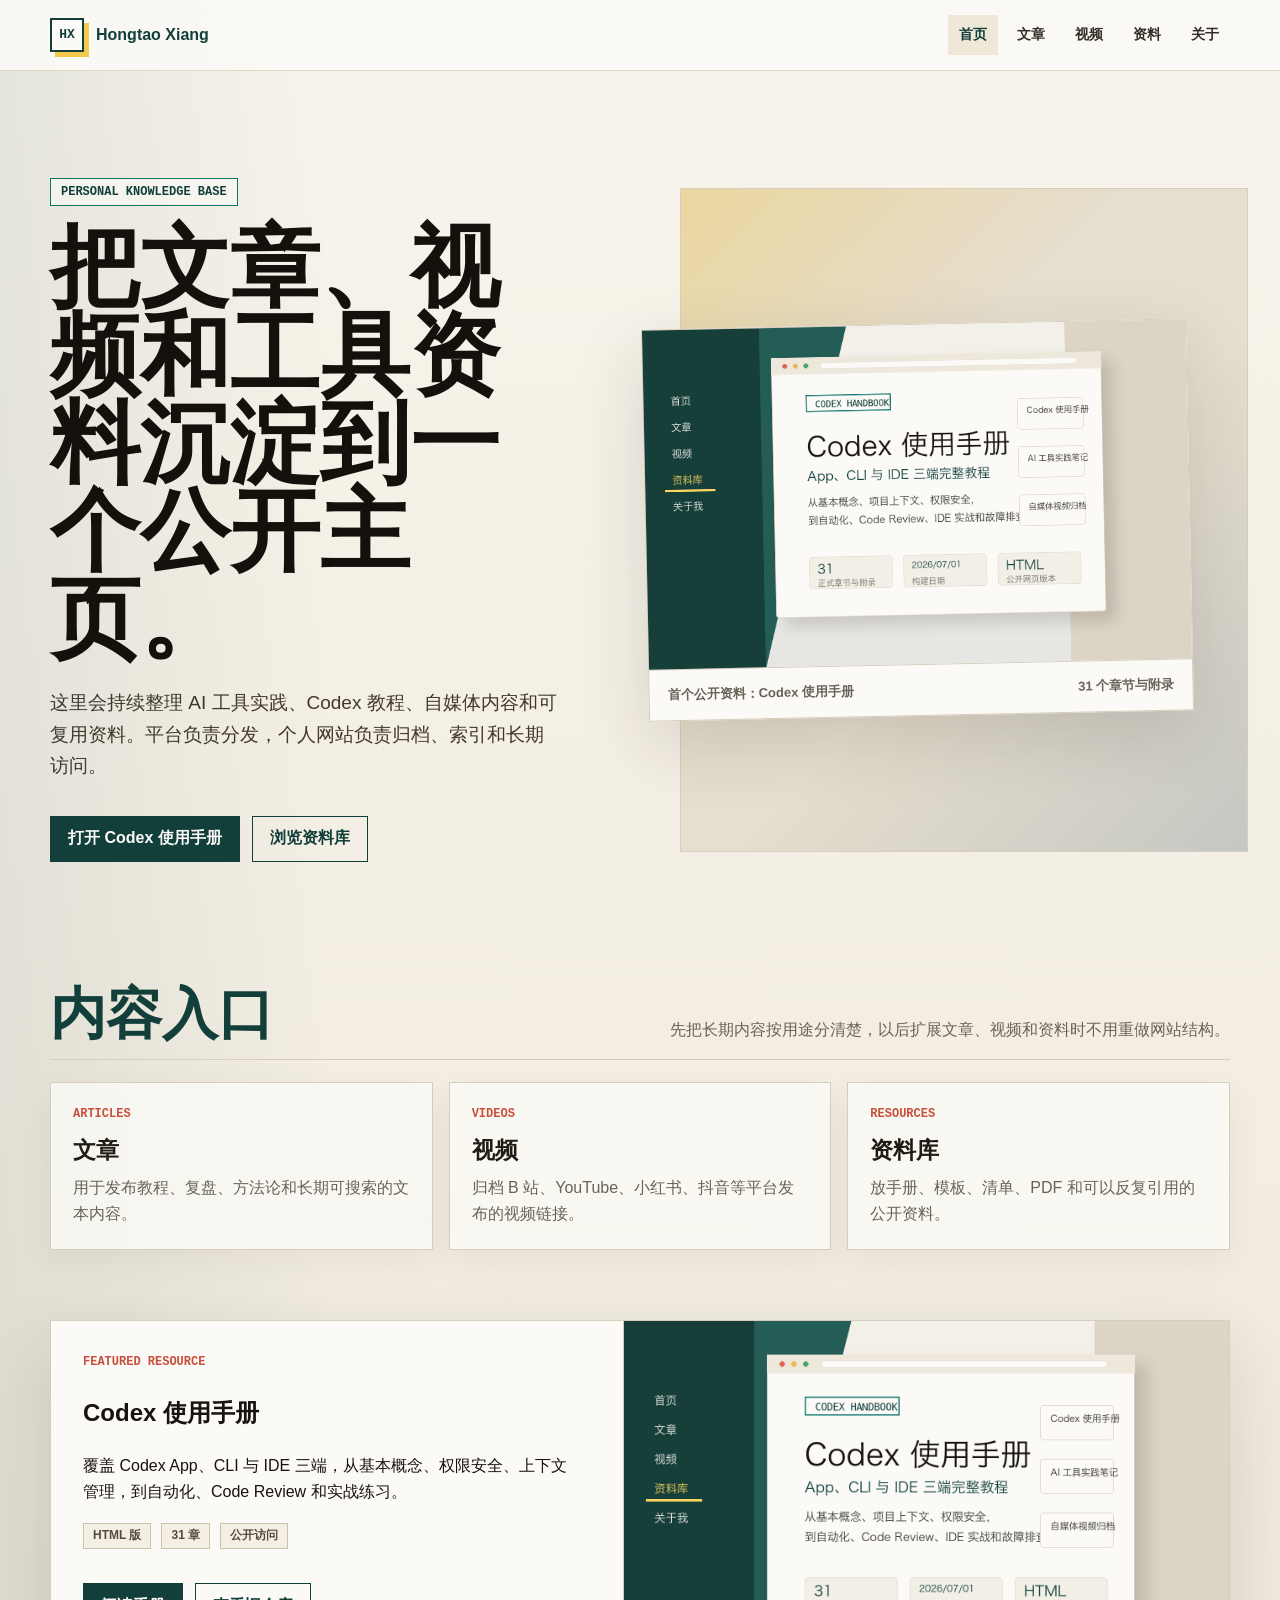
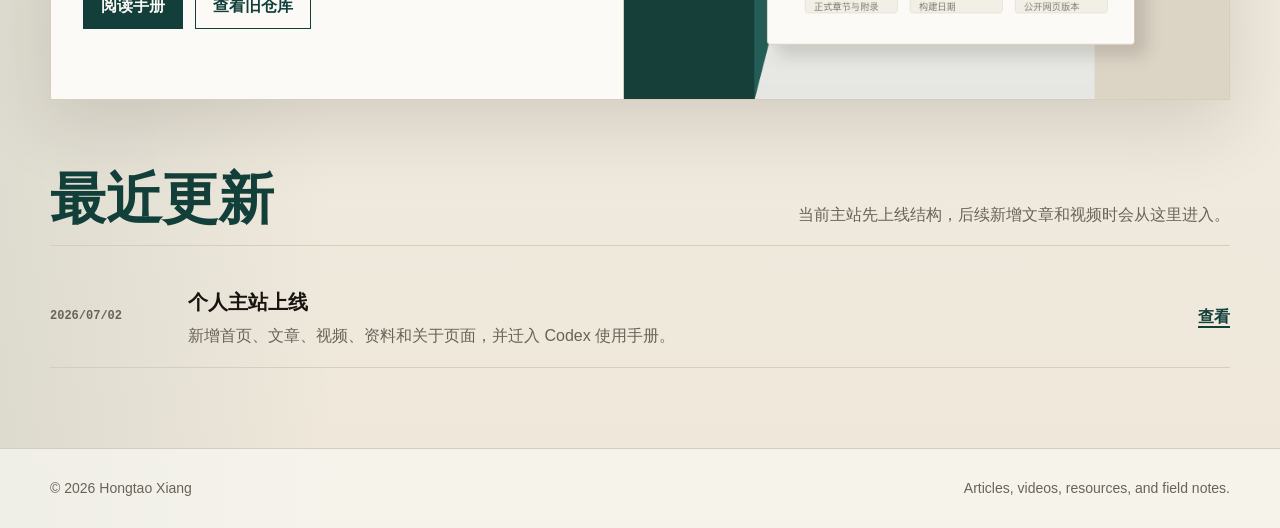
<file: index.html>
<!doctype html>
<html lang="zh-CN">
<head>
  <meta charset="utf-8">
  <meta name="viewport" content="width=device-width, initial-scale=1">
  <title>Hongtao Xiang | 内容资料库</title>
  <meta name="description" content="Hongtao Xiang 的个人网站，沉淀文章、视频、AI 工具实践和公开资料。">
  <link rel="icon" href="/favicon.ico">
  <link rel="stylesheet" href="/assets/styles.css">
</head>
<body>
  <div class="site-shell">
    <header class="site-header">
      <nav class="nav" aria-label="主导航">
        <a class="brand" href="/">
          <span class="brand-mark">HX</span>
          <span>Hongtao Xiang</span>
        </a>
        <div class="nav-links">
          <a aria-current="page" href="/">首页</a>
          <a href="/articles/">文章</a>
          <a href="/videos/">视频</a>
          <a href="/resources/">资料</a>
          <a href="/about/">关于</a>
        </div>
      </nav>
    </header>

    <main class="main">
      <section class="hero">
        <div>
          <p class="eyebrow">Personal Knowledge Base</p>
          <h1>把文章、视频和工具资料沉淀到一个公开主页。</h1>
          <p class="hero-copy">这里会持续整理 AI 工具实践、Codex 教程、自媒体内容和可复用资料。平台负责分发，个人网站负责归档、索引和长期访问。</p>
          <div class="hero-actions">
            <a class="button" href="/resources/codex-handbook/">打开 Codex 使用手册</a>
            <a class="button secondary" href="/resources/">浏览资料库</a>
          </div>
        </div>
        <div class="hero-media" aria-label="Codex 使用手册预览">
          <figure class="preview-card">
            <img src="/assets/codex-handbook-preview.png" alt="Codex 使用手册资料预览图">
            <figcaption class="preview-caption">
              <span>首个公开资料：Codex 使用手册</span>
              <span>31 个章节与附录</span>
            </figcaption>
          </figure>
        </div>
      </section>

      <section class="section">
        <div class="section-head">
          <h2>内容入口</h2>
          <p>先把长期内容按用途分清楚，以后扩展文章、视频和资料时不用重做网站结构。</p>
        </div>
        <div class="grid three">
          <a class="card" href="/articles/">
            <div class="card-body">
              <div class="card-kicker">Articles</div>
              <h3>文章</h3>
              <p>用于发布教程、复盘、方法论和长期可搜索的文本内容。</p>
            </div>
          </a>
          <a class="card" href="/videos/">
            <div class="card-body">
              <div class="card-kicker">Videos</div>
              <h3>视频</h3>
              <p>归档 B 站、YouTube、小红书、抖音等平台发布的视频链接。</p>
            </div>
          </a>
          <a class="card" href="/resources/">
            <div class="card-body">
              <div class="card-kicker">Resources</div>
              <h3>资料库</h3>
              <p>放手册、模板、清单、PDF 和可以反复引用的公开资料。</p>
            </div>
          </a>
        </div>
      </section>

      <section class="section">
        <div class="resource-feature">
          <div class="card-body">
            <div class="card-kicker">Featured Resource</div>
            <h2>Codex 使用手册</h2>
            <p>覆盖 Codex App、CLI 与 IDE 三端，从基本概念、权限安全、上下文管理，到自动化、Code Review 和实战练习。</p>
            <div class="card-meta">
              <span class="pill">HTML 版</span>
              <span class="pill">31 章</span>
              <span class="pill">公开访问</span>
            </div>
            <div class="hero-actions">
              <a class="button" href="/resources/codex-handbook/">阅读手册</a>
              <a class="button secondary" href="https://github.com/Hongtao-Xiang/codex-handbook-site">查看旧仓库</a>
            </div>
          </div>
          <img src="/assets/codex-handbook-preview.png" alt="Codex 使用手册封面预览">
        </div>
      </section>

      <section class="section">
        <div class="section-head">
          <h2>最近更新</h2>
          <p>当前主站先上线结构，后续新增文章和视频时会从这里进入。</p>
        </div>
        <div class="list">
          <article class="list-item">
            <time datetime="2026-07-02">2026/07/02</time>
            <div>
              <h3>个人主站上线</h3>
              <p>新增首页、文章、视频、资料和关于页面，并迁入 Codex 使用手册。</p>
            </div>
            <a class="text-link" href="/resources/codex-handbook/">查看</a>
          </article>
        </div>
      </section>
    </main>

    <footer class="footer">
      <div class="footer-inner">
        <span>© <span data-year></span> Hongtao Xiang</span>
        <span>Articles, videos, resources, and field notes.</span>
      </div>
    </footer>
  </div>
  <script src="/assets/site.js"></script>
</body>
</html>
</file>
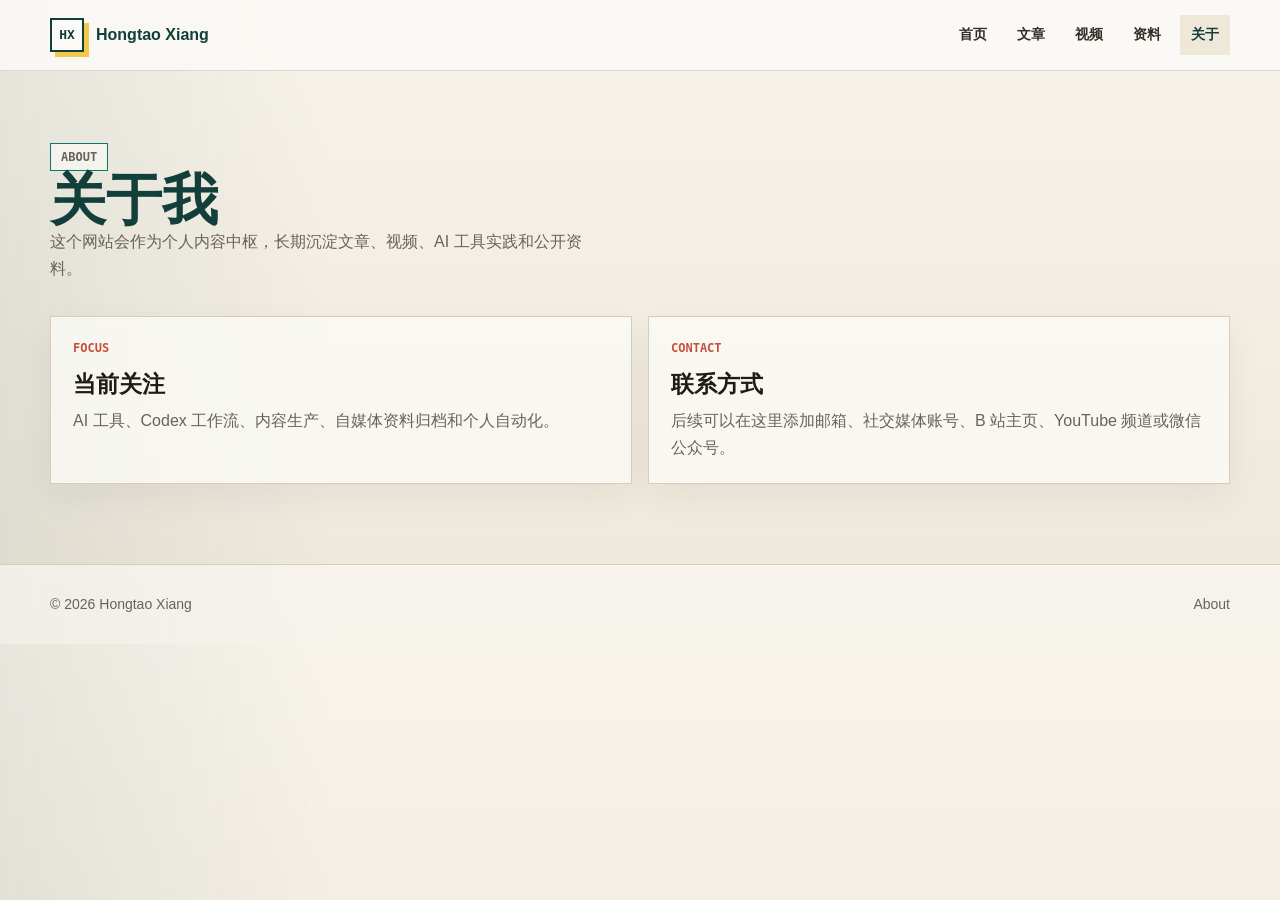
<file: about/index.html>
<!doctype html>
<html lang="zh-CN">
<head>
  <meta charset="utf-8">
  <meta name="viewport" content="width=device-width, initial-scale=1">
  <title>关于 | Hongtao Xiang</title>
  <meta name="description" content="关于 Hongtao Xiang。">
  <link rel="icon" href="/favicon.ico">
  <link rel="stylesheet" href="/assets/styles.css">
</head>
<body>
  <header class="site-header">
    <nav class="nav" aria-label="主导航">
      <a class="brand" href="/"><span class="brand-mark">HX</span><span>Hongtao Xiang</span></a>
      <div class="nav-links">
        <a href="/">首页</a>
        <a href="/articles/">文章</a>
        <a href="/videos/">视频</a>
        <a href="/resources/">资料</a>
        <a aria-current="page" href="/about/">关于</a>
      </div>
    </nav>
  </header>
  <main class="main">
    <section class="page-title">
      <p class="eyebrow">About</p>
      <h1>关于我</h1>
      <p>这个网站会作为个人内容中枢，长期沉淀文章、视频、AI 工具实践和公开资料。</p>
    </section>
    <section class="grid two">
      <article class="card">
        <div class="card-body">
          <div class="card-kicker">Focus</div>
          <h3>当前关注</h3>
          <p>AI 工具、Codex 工作流、内容生产、自媒体资料归档和个人自动化。</p>
        </div>
      </article>
      <article class="card">
        <div class="card-body">
          <div class="card-kicker">Contact</div>
          <h3>联系方式</h3>
          <p>后续可以在这里添加邮箱、社交媒体账号、B 站主页、YouTube 频道或微信公众号。</p>
        </div>
      </article>
    </section>
  </main>
  <footer class="footer"><div class="footer-inner"><span>© <span data-year></span> Hongtao Xiang</span><span>About</span></div></footer>
  <script src="/assets/site.js"></script>
</body>
</html>
</file>
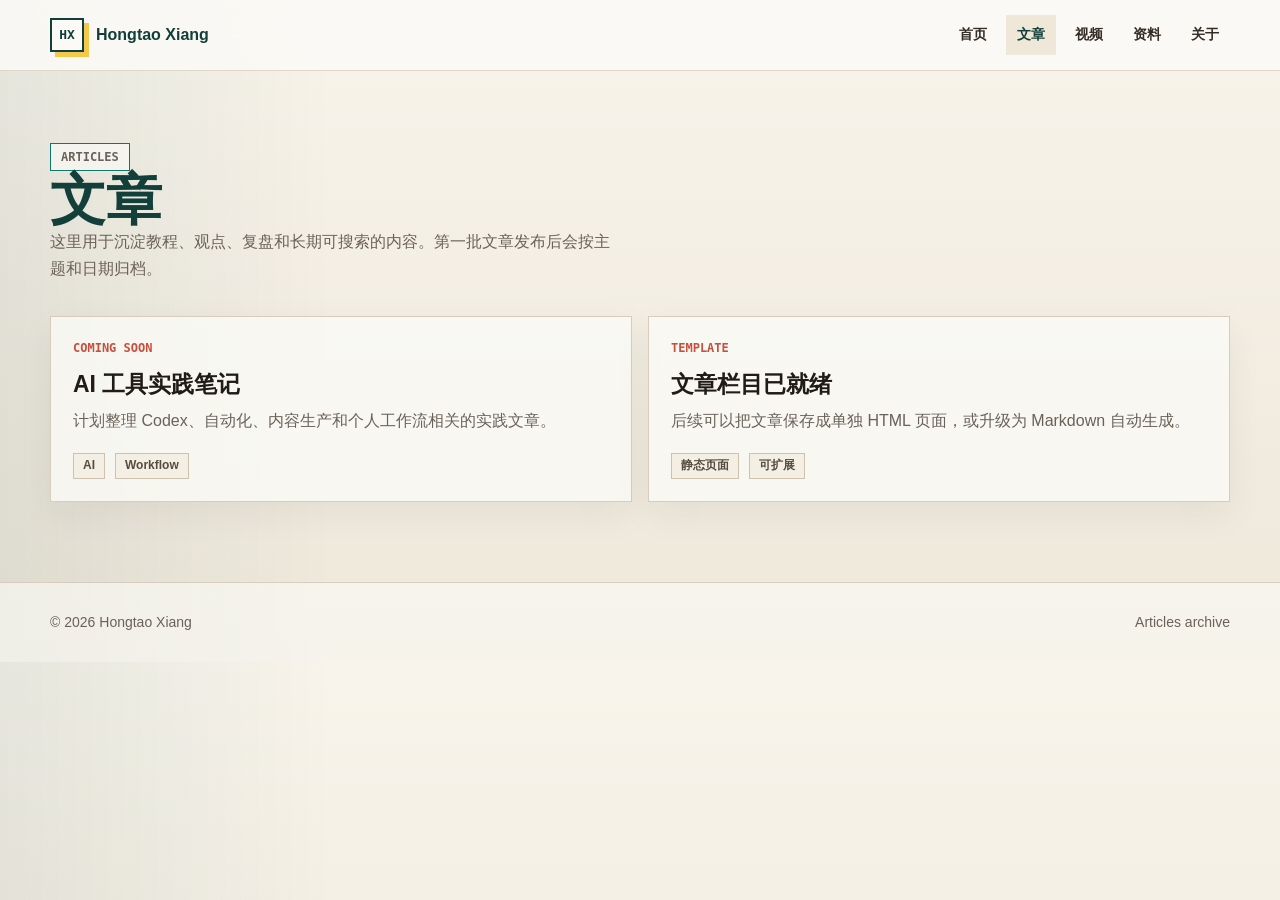
<file: articles/index.html>
<!doctype html>
<html lang="zh-CN">
<head>
  <meta charset="utf-8">
  <meta name="viewport" content="width=device-width, initial-scale=1">
  <title>文章 | Hongtao Xiang</title>
  <meta name="description" content="Hongtao Xiang 的文章归档。">
  <link rel="icon" href="/favicon.ico">
  <link rel="stylesheet" href="/assets/styles.css">
</head>
<body>
  <header class="site-header">
    <nav class="nav" aria-label="主导航">
      <a class="brand" href="/"><span class="brand-mark">HX</span><span>Hongtao Xiang</span></a>
      <div class="nav-links">
        <a href="/">首页</a>
        <a aria-current="page" href="/articles/">文章</a>
        <a href="/videos/">视频</a>
        <a href="/resources/">资料</a>
        <a href="/about/">关于</a>
      </div>
    </nav>
  </header>
  <main class="main">
    <section class="page-title">
      <p class="eyebrow">Articles</p>
      <h1>文章</h1>
      <p>这里用于沉淀教程、观点、复盘和长期可搜索的内容。第一批文章发布后会按主题和日期归档。</p>
    </section>
    <section class="grid two">
      <article class="card">
        <div class="card-body">
          <div class="card-kicker">Coming Soon</div>
          <h3>AI 工具实践笔记</h3>
          <p>计划整理 Codex、自动化、内容生产和个人工作流相关的实践文章。</p>
          <div class="card-meta">
            <span class="pill">AI</span>
            <span class="pill">Workflow</span>
          </div>
        </div>
      </article>
      <article class="card">
        <div class="card-body">
          <div class="card-kicker">Template</div>
          <h3>文章栏目已就绪</h3>
          <p>后续可以把文章保存成单独 HTML 页面，或升级为 Markdown 自动生成。</p>
          <div class="card-meta">
            <span class="pill">静态页面</span>
            <span class="pill">可扩展</span>
          </div>
        </div>
      </article>
    </section>
  </main>
  <footer class="footer"><div class="footer-inner"><span>© <span data-year></span> Hongtao Xiang</span><span>Articles archive</span></div></footer>
  <script src="/assets/site.js"></script>
</body>
</html>
</file>
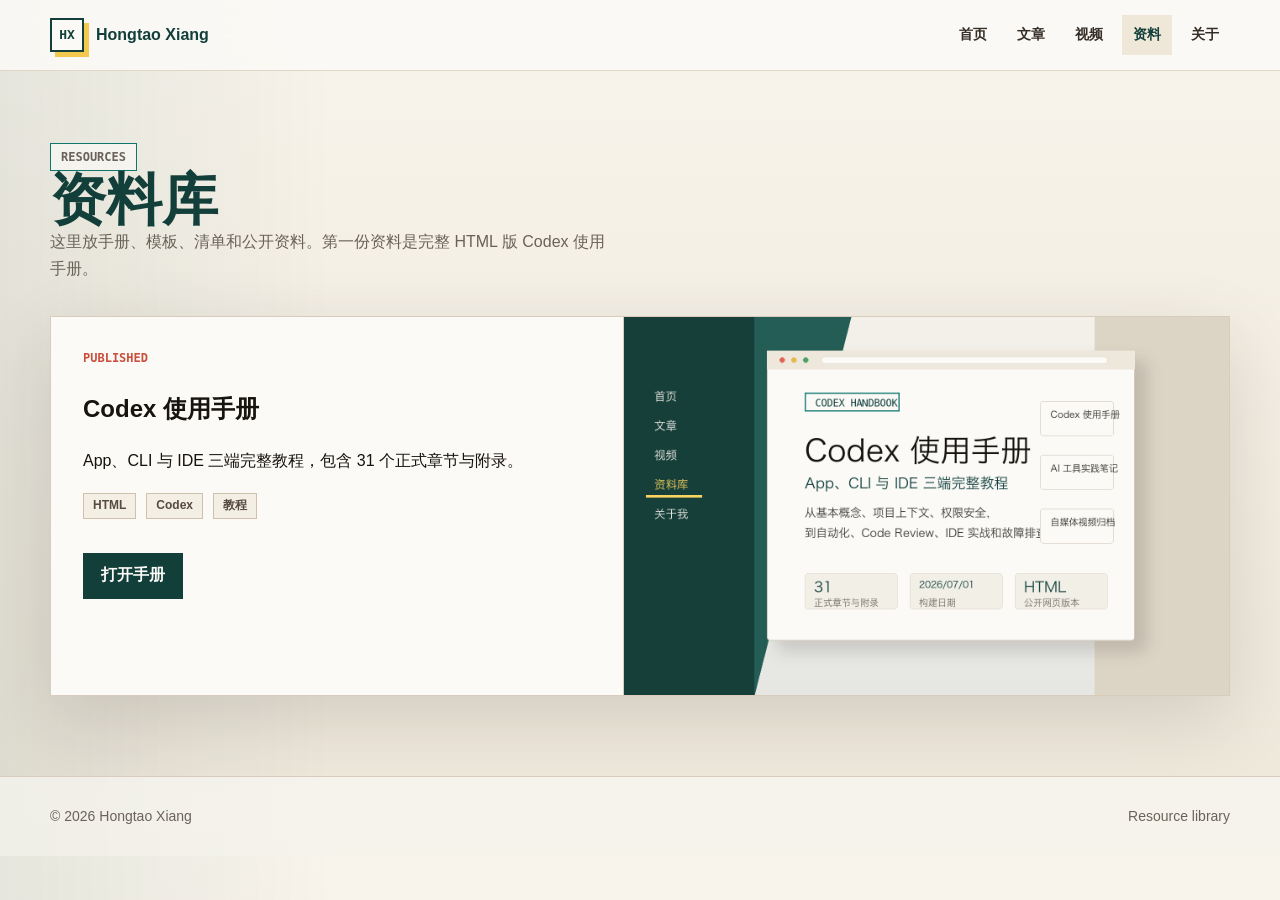
<file: resources/index.html>
<!doctype html>
<html lang="zh-CN">
<head>
  <meta charset="utf-8">
  <meta name="viewport" content="width=device-width, initial-scale=1">
  <title>资料库 | Hongtao Xiang</title>
  <meta name="description" content="Hongtao Xiang 的公开资料库。">
  <link rel="icon" href="/favicon.ico">
  <link rel="stylesheet" href="/assets/styles.css">
</head>
<body>
  <header class="site-header">
    <nav class="nav" aria-label="主导航">
      <a class="brand" href="/"><span class="brand-mark">HX</span><span>Hongtao Xiang</span></a>
      <div class="nav-links">
        <a href="/">首页</a>
        <a href="/articles/">文章</a>
        <a href="/videos/">视频</a>
        <a aria-current="page" href="/resources/">资料</a>
        <a href="/about/">关于</a>
      </div>
    </nav>
  </header>
  <main class="main">
    <section class="page-title">
      <p class="eyebrow">Resources</p>
      <h1>资料库</h1>
      <p>这里放手册、模板、清单和公开资料。第一份资料是完整 HTML 版 Codex 使用手册。</p>
    </section>
    <section class="resource-feature">
      <div class="card-body">
        <div class="card-kicker">Published</div>
        <h2>Codex 使用手册</h2>
        <p>App、CLI 与 IDE 三端完整教程，包含 31 个正式章节与附录。</p>
        <div class="card-meta">
          <span class="pill">HTML</span>
          <span class="pill">Codex</span>
          <span class="pill">教程</span>
        </div>
        <div class="hero-actions">
          <a class="button" href="/resources/codex-handbook/">打开手册</a>
        </div>
      </div>
      <img src="/assets/codex-handbook-preview.png" alt="Codex 使用手册资料预览">
    </section>
  </main>
  <footer class="footer"><div class="footer-inner"><span>© <span data-year></span> Hongtao Xiang</span><span>Resource library</span></div></footer>
  <script src="/assets/site.js"></script>
</body>
</html>
</file>
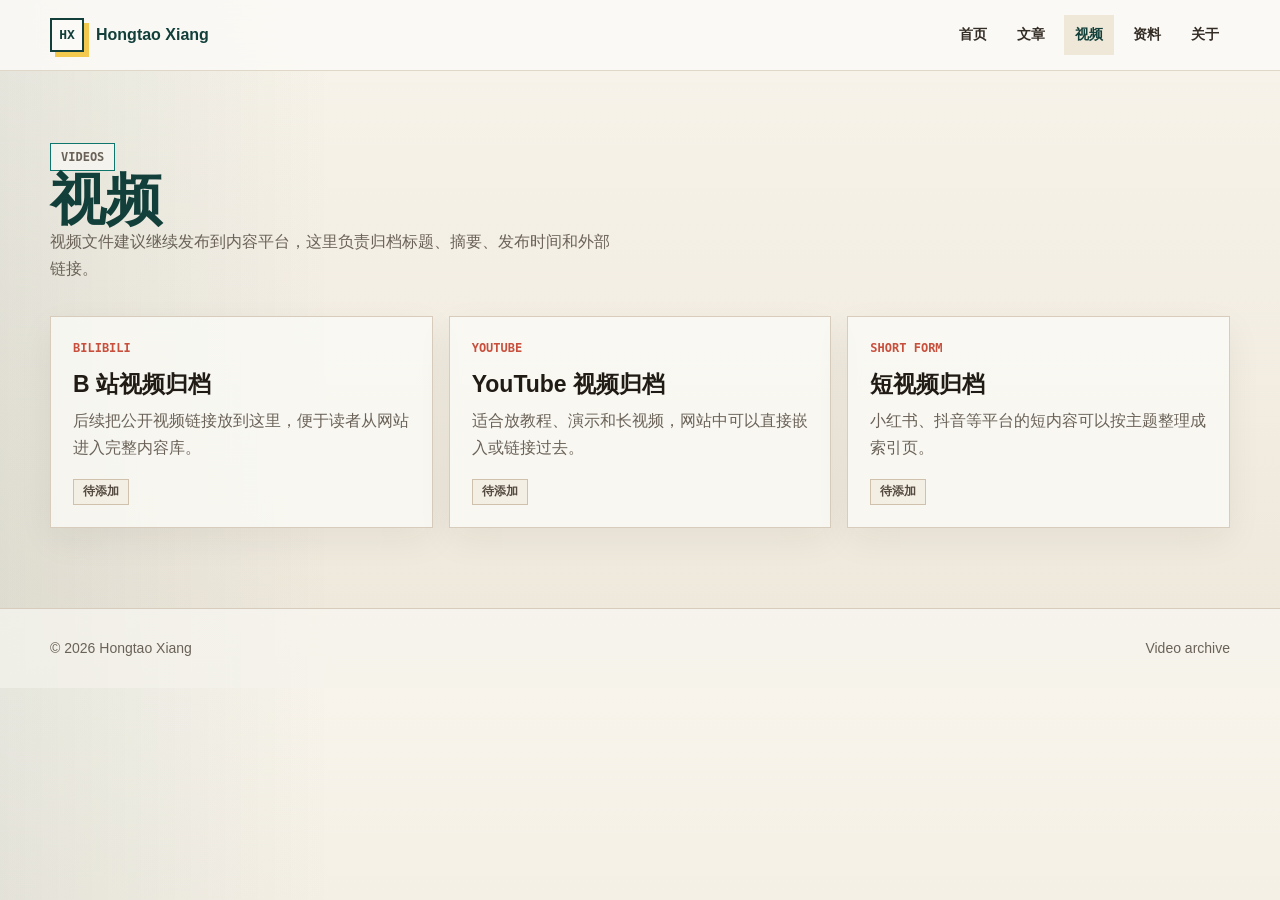
<file: videos/index.html>
<!doctype html>
<html lang="zh-CN">
<head>
  <meta charset="utf-8">
  <meta name="viewport" content="width=device-width, initial-scale=1">
  <title>视频 | Hongtao Xiang</title>
  <meta name="description" content="Hongtao Xiang 的视频归档。">
  <link rel="icon" href="/favicon.ico">
  <link rel="stylesheet" href="/assets/styles.css">
</head>
<body>
  <header class="site-header">
    <nav class="nav" aria-label="主导航">
      <a class="brand" href="/"><span class="brand-mark">HX</span><span>Hongtao Xiang</span></a>
      <div class="nav-links">
        <a href="/">首页</a>
        <a href="/articles/">文章</a>
        <a aria-current="page" href="/videos/">视频</a>
        <a href="/resources/">资料</a>
        <a href="/about/">关于</a>
      </div>
    </nav>
  </header>
  <main class="main">
    <section class="page-title">
      <p class="eyebrow">Videos</p>
      <h1>视频</h1>
      <p>视频文件建议继续发布到内容平台，这里负责归档标题、摘要、发布时间和外部链接。</p>
    </section>
    <section class="grid three">
      <article class="card">
        <div class="card-body">
          <div class="card-kicker">Bilibili</div>
          <h3>B 站视频归档</h3>
          <p>后续把公开视频链接放到这里，便于读者从网站进入完整内容库。</p>
          <div class="card-meta"><span class="pill">待添加</span></div>
        </div>
      </article>
      <article class="card">
        <div class="card-body">
          <div class="card-kicker">YouTube</div>
          <h3>YouTube 视频归档</h3>
          <p>适合放教程、演示和长视频，网站中可以直接嵌入或链接过去。</p>
          <div class="card-meta"><span class="pill">待添加</span></div>
        </div>
      </article>
      <article class="card">
        <div class="card-body">
          <div class="card-kicker">Short Form</div>
          <h3>短视频归档</h3>
          <p>小红书、抖音等平台的短内容可以按主题整理成索引页。</p>
          <div class="card-meta"><span class="pill">待添加</span></div>
        </div>
      </article>
    </section>
  </main>
  <footer class="footer"><div class="footer-inner"><span>© <span data-year></span> Hongtao Xiang</span><span>Video archive</span></div></footer>
  <script src="/assets/site.js"></script>
</body>
</html>
</file>
<file: assets/styles.css>
:root {
  --ink: #17130f;
  --muted: #6a6258;
  --paper: #fbfaf6;
  --paper-2: #f1ece2;
  --line: #d8cdbc;
  --green: #123f3a;
  --green-2: #0f766e;
  --gold: #f2c94c;
  --red: #c94f3d;
  --blue: #315f8f;
  --shadow: 0 24px 70px rgba(34, 27, 18, 0.14);
}

* {
  box-sizing: border-box;
}

html {
  scroll-behavior: smooth;
}

body {
  margin: 0;
  color: var(--ink);
  background:
    linear-gradient(90deg, rgba(18, 63, 58, 0.08) 0, transparent 26%),
    linear-gradient(180deg, #f8f4eb 0%, #eee7da 100%);
  font-family: "Avenir Next", "PingFang SC", "Hiragino Sans GB", "Songti SC", sans-serif;
  font-size: 16px;
  line-height: 1.65;
  letter-spacing: 0;
}

a {
  color: inherit;
}

img {
  display: block;
  max-width: 100%;
}

.site-shell {
  min-height: 100vh;
}

.site-header {
  position: sticky;
  top: 0;
  z-index: 10;
  border-bottom: 1px solid rgba(216, 205, 188, 0.78);
  background: rgba(251, 250, 246, 0.88);
  backdrop-filter: blur(18px);
}

.nav {
  width: min(1180px, calc(100% - 40px));
  min-height: 70px;
  margin: 0 auto;
  display: flex;
  align-items: center;
  justify-content: space-between;
  gap: 24px;
}

.brand {
  display: inline-flex;
  align-items: center;
  gap: 12px;
  color: var(--green);
  font-weight: 800;
  text-decoration: none;
}

.brand-mark {
  width: 34px;
  height: 34px;
  display: grid;
  place-items: center;
  border: 2px solid var(--green);
  background: var(--paper);
  font-family: "Menlo", "SFMono-Regular", monospace;
  font-size: 13px;
  box-shadow: 5px 5px 0 var(--gold);
}

.nav-links {
  display: flex;
  align-items: center;
  gap: 8px;
  flex-wrap: wrap;
  justify-content: flex-end;
}

.nav-links a {
  padding: 8px 11px;
  color: #342d25;
  font-size: 14px;
  font-weight: 700;
  text-decoration: none;
}

.nav-links a:hover,
.nav-links a[aria-current="page"] {
  color: var(--green);
  background: #efe8d9;
}

.main {
  width: min(1180px, calc(100% - 40px));
  margin: 0 auto;
  padding: 54px 0 80px;
}

.hero {
  min-height: calc(100vh - 110px);
  display: grid;
  grid-template-columns: minmax(0, 0.9fr) minmax(340px, 1.1fr);
  align-items: center;
  gap: 44px;
}

.eyebrow {
  width: max-content;
  max-width: 100%;
  margin: 0 0 18px;
  padding: 7px 10px;
  border: 1px solid var(--green-2);
  color: var(--green);
  background: rgba(251, 250, 246, 0.68);
  font-family: "Menlo", "SFMono-Regular", monospace;
  font-size: 12px;
  font-weight: 800;
  line-height: 1;
  text-transform: uppercase;
}

h1,
h2,
h3,
p {
  overflow-wrap: anywhere;
}

h1 {
  max-width: 720px;
  margin: 0;
  color: #14100c;
  font-family: "New York", "Songti SC", "Hiragino Mincho ProN", serif;
  font-size: clamp(42px, 7vw, 92px);
  line-height: 0.98;
  letter-spacing: 0;
}

.hero-copy {
  max-width: 610px;
  margin: 24px 0 0;
  color: #40382f;
  font-size: 19px;
}

.hero-actions {
  margin-top: 34px;
  display: flex;
  gap: 12px;
  flex-wrap: wrap;
}

.button {
  display: inline-flex;
  align-items: center;
  justify-content: center;
  min-height: 46px;
  padding: 0 17px;
  border: 1px solid var(--green);
  color: var(--paper);
  background: var(--green);
  font-weight: 800;
  text-decoration: none;
}

.button.secondary {
  color: var(--green);
  background: transparent;
}

.button:hover {
  transform: translateY(-1px);
}

.hero-media {
  position: relative;
  align-self: stretch;
  min-height: 520px;
  display: flex;
  align-items: center;
}

.hero-media::before {
  content: "";
  position: absolute;
  inset: 8% -18px 8% 12%;
  border: 1px solid var(--line);
  background:
    linear-gradient(135deg, rgba(242, 201, 76, 0.36), transparent 36%),
    linear-gradient(315deg, rgba(49, 95, 143, 0.18), transparent 42%),
    #e6dece;
}

.preview-card {
  position: relative;
  width: 100%;
  border: 1px solid var(--line);
  background: var(--paper);
  box-shadow: var(--shadow);
  transform: rotate(-1.2deg);
}

.preview-card img {
  width: 100%;
  aspect-ratio: 16 / 10;
  object-fit: cover;
}

.preview-caption {
  display: flex;
  justify-content: space-between;
  gap: 16px;
  padding: 14px 18px;
  color: var(--muted);
  font-size: 13px;
  font-weight: 700;
  border-top: 1px solid var(--line);
}

.section {
  margin-top: 70px;
}

.section-head {
  display: flex;
  align-items: flex-end;
  justify-content: space-between;
  gap: 24px;
  margin-bottom: 22px;
  border-bottom: 1px solid var(--line);
  padding-bottom: 16px;
}

.section-head h2,
.page-title h1 {
  margin: 0;
  color: var(--green);
  font-family: "New York", "Songti SC", serif;
  font-size: clamp(32px, 5vw, 56px);
  line-height: 1.04;
}

.section-head p,
.page-title p {
  max-width: 560px;
  margin: 0;
  color: var(--muted);
}

.grid {
  display: grid;
  gap: 16px;
}

.grid.three {
  grid-template-columns: repeat(3, minmax(0, 1fr));
}

.grid.two {
  grid-template-columns: repeat(2, minmax(0, 1fr));
}

.card {
  min-height: 100%;
  border: 1px solid var(--line);
  background: rgba(251, 250, 246, 0.82);
  box-shadow: 0 12px 34px rgba(34, 27, 18, 0.06);
}

.card a,
a.card {
  color: inherit;
  text-decoration: none;
}

.card-body {
  padding: 22px;
}

.card-kicker {
  margin-bottom: 12px;
  color: var(--red);
  font-family: "Menlo", "SFMono-Regular", monospace;
  font-size: 12px;
  font-weight: 800;
  text-transform: uppercase;
}

.card h3 {
  margin: 0 0 10px;
  color: #211b15;
  font-size: 23px;
  line-height: 1.2;
}

.card p {
  margin: 0;
  color: var(--muted);
}

.card-meta {
  display: flex;
  gap: 10px;
  flex-wrap: wrap;
  margin-top: 18px;
}

.pill {
  display: inline-flex;
  align-items: center;
  min-height: 26px;
  padding: 0 9px;
  border: 1px solid #cfc1ac;
  color: #554b40;
  background: #f4efe5;
  font-size: 12px;
  font-weight: 800;
}

.resource-feature {
  display: grid;
  grid-template-columns: minmax(0, 0.95fr) minmax(320px, 1.05fr);
  gap: 24px;
  align-items: stretch;
  border: 1px solid var(--line);
  background: var(--paper);
  box-shadow: var(--shadow);
}

.resource-feature .card-body {
  padding: 32px;
}

.resource-feature img {
  height: 100%;
  min-height: 360px;
  object-fit: cover;
  border-left: 1px solid var(--line);
}

.list {
  display: grid;
  gap: 12px;
}

.list-item {
  display: grid;
  grid-template-columns: 120px minmax(0, 1fr) auto;
  gap: 18px;
  align-items: center;
  padding: 18px 0;
  border-bottom: 1px solid var(--line);
}

.list-item time,
.list-item .type {
  color: var(--muted);
  font-family: "Menlo", "SFMono-Regular", monospace;
  font-size: 12px;
  font-weight: 800;
}

.list-item h3 {
  margin: 0 0 4px;
  font-size: 20px;
}

.list-item p {
  margin: 0;
  color: var(--muted);
}

.text-link {
  color: var(--green);
  font-weight: 800;
  text-decoration-thickness: 2px;
  text-underline-offset: 4px;
}

.page-title {
  margin-bottom: 34px;
  padding-top: 18px;
}

.footer {
  border-top: 1px solid var(--line);
  background: rgba(251, 250, 246, 0.64);
}

.footer-inner {
  width: min(1180px, calc(100% - 40px));
  margin: 0 auto;
  padding: 28px 0;
  display: flex;
  justify-content: space-between;
  gap: 18px;
  color: var(--muted);
  font-size: 14px;
}

@media (max-width: 900px) {
  .nav {
    min-height: auto;
    padding: 15px 0;
    align-items: flex-start;
    flex-direction: column;
  }

  .nav-links {
    justify-content: flex-start;
  }

  .main {
    padding-top: 34px;
  }

  .hero,
  .resource-feature,
  .grid.two,
  .grid.three {
    grid-template-columns: 1fr;
  }

  .hero {
    min-height: auto;
  }

  .hero-media {
    min-height: 0;
  }

  .hero-media::before {
    inset: 6% -10px 5% 7%;
  }

  .preview-card {
    transform: none;
  }

  .section-head {
    display: block;
  }

  .section-head p {
    margin-top: 10px;
  }

  .resource-feature img {
    min-height: 0;
    border-left: 0;
    border-top: 1px solid var(--line);
  }

  .list-item {
    grid-template-columns: 1fr;
    gap: 8px;
  }

  .footer-inner {
    flex-direction: column;
  }
}

@media (max-width: 520px) {
  .nav,
  .main,
  .footer-inner {
    width: min(100% - 28px, 1180px);
  }

  .brand {
    align-items: flex-start;
  }

  .nav-links a {
    padding: 7px 8px;
  }

  .hero-copy {
    font-size: 17px;
  }

  .preview-caption {
    display: block;
  }

  .resource-feature .card-body,
  .card-body {
    padding: 20px;
  }
}
</file>
